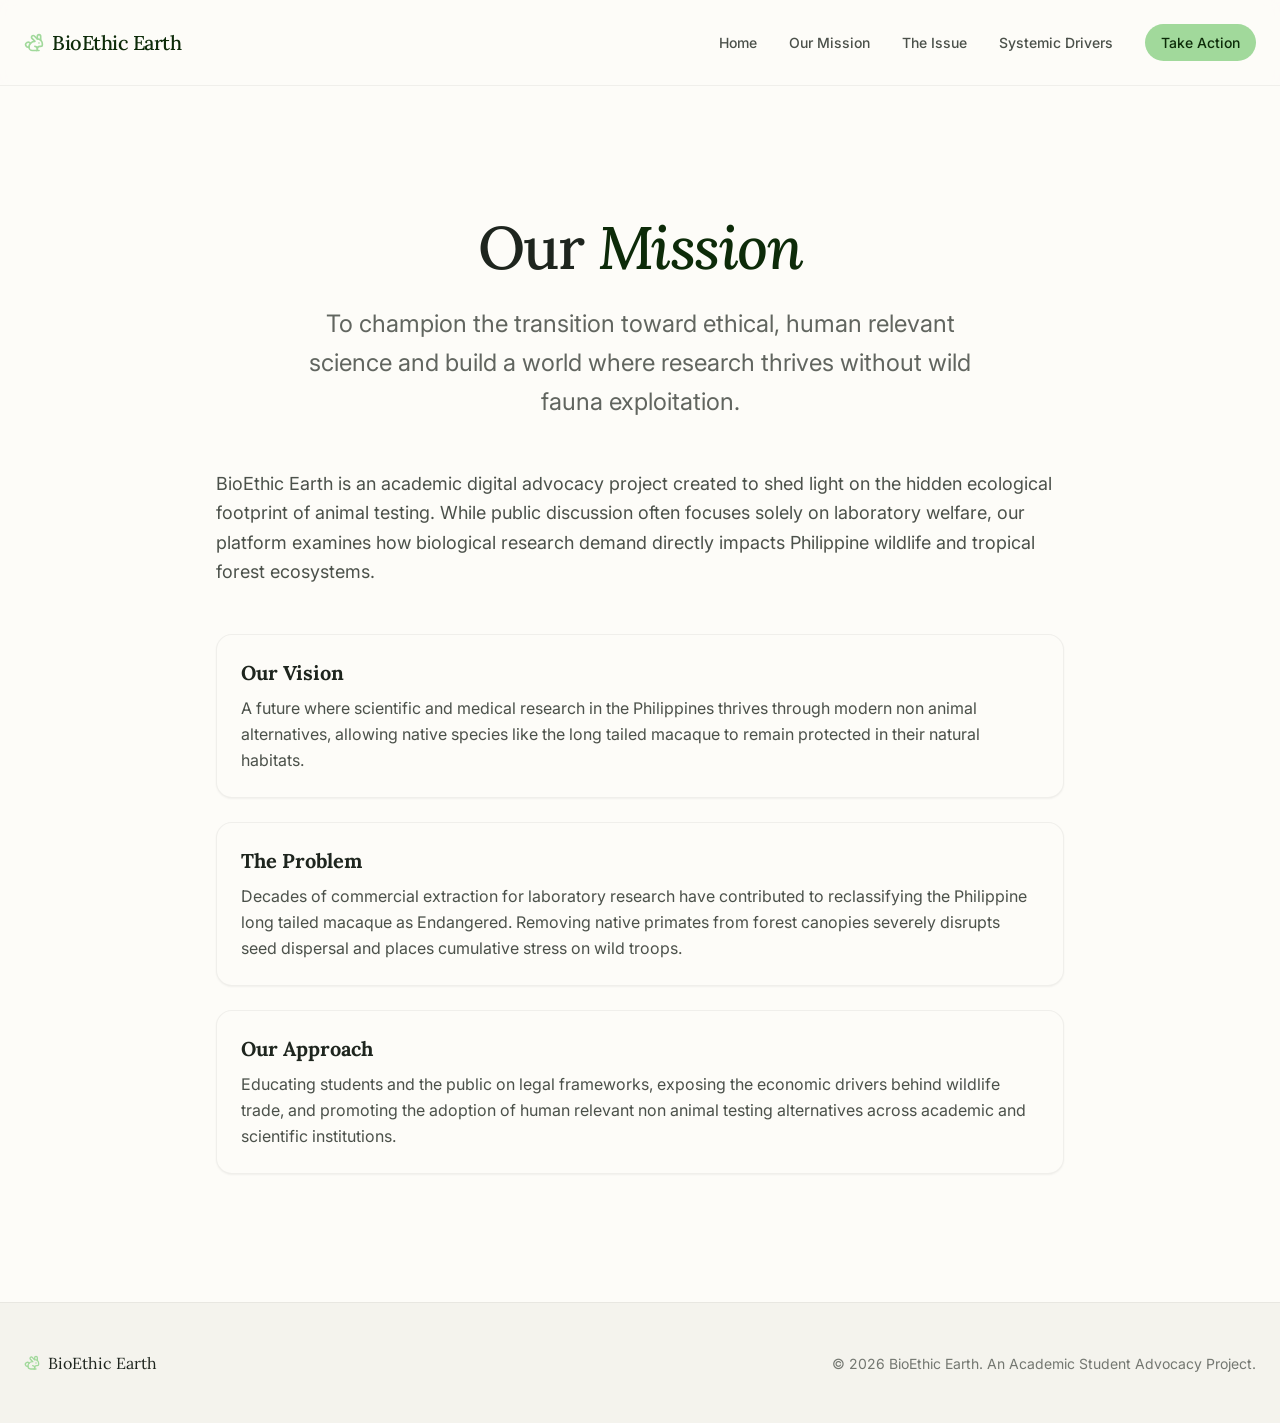
<file: mission.html>
<!doctype html>
<html lang="en">
<head>
  <meta charset="UTF-8" />
  <meta name="viewport" content="width=device-width, initial-scale=1.0" />
  <title>Our Mission – BioEthic Earth</title>
  <meta name="description" content="Our mission: champion ethical, human relevant science and end wild fauna exploitation in research." />
  <link rel="icon" type="image/svg+xml" href="favicon.svg" />
  <link rel="apple-touch-icon" href="icons/logo.png" />
  <link rel="manifest" href="site.webmanifest" />
  <meta name="theme-color" content="#a1d99b" />
  <meta property="og:site_name" content="BioEthic Earth" />
  <meta property="og:title" content="Our Mission – BioEthic Earth" />
  <meta property="og:type" content="website" />
  <meta property="og:image" content="icons/logo.png" />
  <link rel="preconnect" href="https://fonts.googleapis.com" />
  <link rel="stylesheet" href="styles.css" />
</head>
<body>
  <div class="page">

    <header class="site-header">
      <div class="header-row">
        <a href="index.html" class="brand">
          <svg class="icon" viewBox="0 0 24 24" aria-hidden="true"><path d="M13 16a3 3 0 0 1 2.24 5"/><path d="M18 12h.01"/><path d="M18 21h-8a4 4 0 0 1-4-4 7 7 0 0 1 7-7h.2L9.6 6.4a1 1 0 1 1 2.8-2.8L15.8 7h.2c3.3 0 6 2.7 6 6v1a2 2 0 0 1-2 2h-1a3 3 0 0 0-3 3"/><path d="M20 8.54V4a2 2 0 1 0-4 0v3"/><path d="M7.612 12.524a3 3 0 1 0-1.6 4.3"/></svg>
          <span>BioEthic Earth</span>
        </a>

        <nav class="desktop-nav" aria-label="Main">
          <a href="./">Home</a>
          <a href="mission.html">Our Mission</a>
          <a href="./#the-issue">The Issue</a>
          <a href="./#systemic-drivers">Systemic Drivers</a>
          <a href="./#action" class="btn-nav">Take Action</a>
        </nav>

        <button class="menu-toggle" id="menu-toggle" aria-label="Toggle menu" aria-expanded="false" aria-controls="mobile-nav">
          <svg class="icon icon-open" viewBox="0 0 24 24" aria-hidden="true"><line x1="4" x2="20" y1="12" y2="12"/><line x1="4" x2="20" y1="6" y2="6"/><line x1="4" x2="20" y1="18" y2="18"/></svg>
          <svg class="icon icon-close" viewBox="0 0 24 24" aria-hidden="true"><path d="M18 6 6 18"/><path d="m6 6 12 12"/></svg>
        </button>
      </div>

      <nav class="mobile-nav" id="mobile-nav" aria-label="Mobile">
        <a href="./" class="mobile-link">Home</a>
        <a href="mission.html" class="mobile-link">Our Mission</a>
        <a href="./#the-issue" class="mobile-link">The Issue</a>
        <a href="./#systemic-drivers" class="mobile-link">Systemic Drivers</a>
        <div class="mobile-cta"><a href="./#action" class="btn-nav">Take Action</a></div>
      </nav>
    </header>

    <main>

      <div class="mission">
        <div class="mission-inner">
          <header class="mission-head">
            <h1 class="display-title">Our <em>Mission</em></h1>
            <p class="lead">To champion the transition toward ethical, human relevant science and build a world where research thrives without wild fauna exploitation.</p>
          </header>

          <div class="mission-body">
            <p>BioEthic Earth is an academic digital advocacy project created to shed light on the hidden ecological footprint of animal testing. While public discussion often focuses solely on laboratory welfare, our platform examines how biological research demand directly impacts Philippine wildlife and tropical forest ecosystems.</p>

            <div class="mission-cards">
          <div class="mission-card">
            <h3>Our Vision</h3>
            <p>A future where scientific and medical research in the Philippines thrives through modern non animal alternatives, allowing native species like the long tailed macaque to remain protected in their natural habitats.</p>
          </div>
          <div class="mission-card">
            <h3>The Problem</h3>
            <p>Decades of commercial extraction for laboratory research have contributed to reclassifying the Philippine long tailed macaque as Endangered. Removing native primates from forest canopies severely disrupts seed dispersal and places cumulative stress on wild troops.</p>
          </div>
          <div class="mission-card">
            <h3>Our Approach</h3>
            <p>Educating students and the public on legal frameworks, exposing the economic drivers behind wildlife trade, and promoting the adoption of human relevant non animal testing alternatives across academic and scientific institutions.</p>
          </div>
            </div>
          </div>
        </div>
      </div>
    </main>

    <footer class="site-footer">
      <div class="footer-inner">
        <div class="footer-brand">
          <svg class="icon icon-sm" viewBox="0 0 24 24" aria-hidden="true"><path d="M13 16a3 3 0 0 1 2.24 5"/><path d="M18 12h.01"/><path d="M18 21h-8a4 4 0 0 1-4-4 7 7 0 0 1 7-7h.2L9.6 6.4a1 1 0 1 1 2.8-2.8L15.8 7h.2c3.3 0 6 2.7 6 6v1a2 2 0 0 1-2 2h-1a3 3 0 0 0-3 3"/><path d="M20 8.54V4a2 2 0 1 0-4 0v3"/><path d="M7.612 12.524a3 3 0 1 0-1.6 4.3"/></svg>
          <span>BioEthic Earth</span>
        </div>
        <p>&copy; <span id="year">2026</span> BioEthic Earth. An Academic Student Advocacy Project.</p>
      </div>
    </footer>
  </div>

  <script src="script.js"></script>
</body>
</html>
</file>
<file: styles.css>
@import url('https://fonts.googleapis.com/css2?family=Inter:wght@400;500;600&family=Lora:ital,wght@0,400;0,500;0,600;1,400&display=swap');

:root {
  --background: #fdfcf8;
  --foreground: #1e251e;
  --primary: #a1d99b;
  --primary-dark: #8cc486;
  --primary-foreground: #0d2b09;
  --card: #ffffff;
  --muted: #f4f3ed;

  --font-serif: "Lora", Georgia, serif;
  --font-sans: "Inter", system-ui, -apple-system, "Segoe UI", sans-serif;

  --border-soft: rgba(0, 0, 0, 0.05);
  --border-mid: rgba(0, 0, 0, 0.1);
}

*, *::before, *::after { box-sizing: border-box; }

html { scroll-behavior: smooth; }

body {
  margin: 0;
  background-color: var(--background);
  color: var(--foreground);
  font-family: var(--font-sans);
  line-height: 1.5;
  -webkit-font-smoothing: antialiased;
}

h1, h2, h3, h4, h5, h6 {
  font-family: var(--font-serif);
  margin: 0;
}

p { margin: 0; }
a { color: inherit; text-decoration: none; }
img { display: block; max-width: 100%; }

::selection { background: var(--primary); color: var(--primary-foreground); }

section[id] { scroll-margin-top: 5rem; }

.icon {
  width: 1.5rem;
  height: 1.5rem;
  fill: none;
  stroke: currentColor;
  stroke-width: 2;
  stroke-linecap: round;
  stroke-linejoin: round;
  flex-shrink: 0;
}
.icon-sm { width: 1rem; height: 1rem; }
.icon-md { width: 1.25rem; height: 1.25rem; }

.page { min-height: 100vh; display: flex; flex-direction: column; }
main { flex-grow: 1; }

.site-header {
  position: sticky;
  top: 0;
  z-index: 10;
  padding: 1.5rem;
  border-bottom: 1px solid var(--border-soft);
  background: rgba(253, 252, 248, 0.8);
  -webkit-backdrop-filter: blur(8px);
  backdrop-filter: blur(8px);
}

.header-row { display: flex; align-items: center; justify-content: space-between; }

.brand {
  display: flex;
  align-items: center;
  gap: 0.5rem;
  color: var(--primary-foreground);
  font-family: var(--font-serif);
  font-size: 1.25rem;
  font-weight: 500;
  letter-spacing: -0.025em;
}
.brand .icon { color: var(--primary); width: 1.25rem; height: 1.25rem; }

.desktop-nav {
  display: none;
  align-items: center;
  gap: 2rem;
  font-size: 0.875rem;
  font-weight: 500;
  color: rgba(30, 37, 30, 0.8);
}
.desktop-nav a { transition: color 0.15s; }
.desktop-nav a:hover { color: var(--primary-foreground); }

.btn-nav {
  padding: 0.5rem 1rem;
  background: var(--primary);
  color: var(--primary-foreground) !important;
  border-radius: 9999px;
  transition: background-color 0.15s;
}
.desktop-nav a.btn-nav:hover { background: var(--primary-dark); }

.menu-toggle {
  display: inline-flex;
  padding: 0.5rem;
  margin-right: -0.5rem;
  background: none;
  border: 0;
  cursor: pointer;
  color: rgba(30, 37, 30, 0.8);
}
.menu-toggle:hover { color: var(--foreground); }
.menu-toggle .icon { width: 1.5rem; height: 1.5rem; }
.menu-toggle .icon-close { display: none; }
.menu-toggle[aria-expanded="true"] .icon-open { display: none; }
.menu-toggle[aria-expanded="true"] .icon-close { display: block; }

.mobile-nav {
  display: none;
  flex-direction: column;
  gap: 1rem;
  padding-top: 1.5rem;
  padding-bottom: 0.5rem;
  font-size: 1rem;
  font-weight: 500;
  color: rgba(30, 37, 30, 0.8);
}
.mobile-nav.open { display: flex; }
.mobile-nav a.mobile-link {
  padding: 0.5rem;
  border-bottom: 1px solid var(--border-soft);
  transition: color 0.15s;
}
.mobile-nav a.mobile-link:hover { color: var(--primary-foreground); }
.mobile-nav .mobile-cta { padding-top: 0.5rem; }
.mobile-nav .btn-nav { display: inline-block; padding: 0.75rem 1.5rem; }
.mobile-nav .btn-nav:hover { background: var(--primary-dark); }

.site-footer {
  padding: 3rem 1.5rem;
  border-top: 1px solid var(--border-soft);
  text-align: center;
  font-size: 0.875rem;
  color: rgba(30, 37, 30, 0.6);
  background: var(--muted);
}
.footer-inner {
  max-width: 80rem;
  margin: 0 auto;
  display: flex;
  flex-direction: column;
  align-items: center;
  justify-content: space-between;
  gap: 1rem;
}
.footer-brand {
  display: flex;
  align-items: center;
  gap: 0.5rem;
  font-family: var(--font-serif);
  font-size: 1rem;
  color: var(--foreground);
}
.footer-brand .icon { color: var(--primary); width: 1rem; height: 1rem; }

.display-title {
  font-family: var(--font-serif);
  font-size: 2.25rem;
  font-weight: 500;
  line-height: 1.1;
  letter-spacing: -0.025em;
  color: var(--foreground);
}
.display-title em { font-style: italic; color: var(--primary-foreground); }

.section-title {
  font-family: var(--font-serif);
  font-size: 1.875rem;
  line-height: 1.2;
  color: var(--foreground);
}
.lead { font-size: 1.125rem; line-height: 1.6; color: rgba(30, 37, 30, 0.7); }

.hero {
  max-width: 80rem;
  margin: 0 auto;
  padding: 5rem 1.5rem;
  display: grid;
  gap: 3rem;
  align-items: center;
}
.hero-text { display: flex; flex-direction: column; gap: 1.5rem; }
.hero-text .lead { max-width: 28rem; }
.hero-actions { padding-top: 1rem; display: flex; flex-wrap: wrap; gap: 1rem; }

.btn {
  display: inline-flex;
  align-items: center;
  justify-content: center;
  height: 3rem;
  padding: 0 2rem;
  border-radius: 9999px;
  font-weight: 500;
  transition: all 0.2s;
}
.btn:active { transform: scale(0.95); }
.btn-primary { background: var(--primary); color: var(--primary-foreground); }
.btn-primary:hover {
  background: var(--primary-dark);
  transform: translateY(-0.25rem);
  box-shadow: 0 10px 15px -3px rgba(0, 0, 0, 0.1), 0 4px 6px -4px rgba(0, 0, 0, 0.1);
}
.btn-primary:active { transform: scale(0.95); }
.btn-muted { background: var(--muted); color: var(--foreground); }
.btn-muted:hover { background: rgba(0, 0, 0, 0.05); transform: translateY(-0.25rem); }
.btn-muted:active { transform: scale(0.95); }

.hero-figure { margin: 0; display: flex; flex-direction: column; gap: 0.5rem; }
.hero-image-wrap {
  position: relative;
  aspect-ratio: 1 / 1;
  overflow: hidden;
  border-radius: 1rem;
  background: var(--muted);
}
.hero-image-wrap img {
  width: 100%;
  height: 100%;
  object-fit: cover;
  mix-blend-mode: multiply;
  opacity: 0.9;
}
.hero-image-wrap .tint {
  position: absolute;
  inset: 0;
  background: rgba(161, 217, 155, 0.1);
  mix-blend-mode: overlay;
}
.caption {
  font-size: 0.75rem;
  line-height: 1.625;
  color: rgba(30, 37, 30, 0.6);
  text-align: right;
  padding-right: 0.25rem;
}

.section { padding: 6rem 1.5rem; }
.section-muted { background: var(--muted); }
.section-plain { background: var(--background); border-bottom: 1px solid var(--border-soft); }
.container { max-width: 80rem; margin: 0 auto; }

.section-head {
  margin: 0 auto 4rem;
  text-align: center;
  display: flex;
  flex-direction: column;
  gap: 1rem;
}
.section-head.narrow { max-width: 42rem; }
.section-head.wide { max-width: 48rem; gap: 1.5rem; }

.card-grid { display: grid; gap: 2rem; }

.card {
  padding: 2rem;
  border-radius: 1rem;
  border: 1px solid var(--border-soft);
  display: flex;
  flex-direction: column;
  gap: 1rem;
}
.card h3 { font-size: 1.25rem; line-height: 1.4; color: var(--foreground); }
.card p { color: rgba(30, 37, 30, 0.7); line-height: 1.625; }

.card-issue { background: var(--background); }
.card-driver {
  background: var(--muted);
  box-shadow: 0 1px 2px rgba(0, 0, 0, 0.05);
  transition: transform 0.3s;
}
.card-driver:hover { transform: translateY(-0.25rem); }

.icon-badge {
  width: 3rem;
  height: 3rem;
  border-radius: 9999px;
  display: flex;
  align-items: center;
  justify-content: center;
  margin-bottom: 1.5rem;
}
.icon-badge-green { background: rgba(161, 217, 155, 0.2); color: var(--primary-foreground); }
.icon-badge-white {
  background: var(--background);
  color: var(--primary-dark);
  box-shadow: 0 1px 2px rgba(0, 0, 0, 0.05);
}

.flow-figure {
  max-width: 56rem;
  margin: 4rem auto 0;
  padding: 1.5rem;
  background: var(--background);
  border: 1px solid var(--border-soft);
  border-radius: 1rem;
  text-align: center;
  box-shadow: 0 1px 2px rgba(0, 0, 0, 0.05);
}
.flow-steps {
  font-size: 0.875rem;
  font-weight: 600;
  letter-spacing: 0.05em;
  color: rgba(30, 37, 30, 0.8);
  display: flex;
  flex-wrap: wrap;
  align-items: center;
  justify-content: center;
  gap: 0.5rem;
}
.flow-arrow { color: var(--primary-dark); font-weight: 700; margin: 0 0.25rem; }
.flow-figure figcaption {
  margin-top: 1rem;
  padding-top: 1rem;
  border-top: 1px solid var(--border-soft);
  font-size: 0.75rem;
  line-height: 1.625;
  color: rgba(30, 37, 30, 0.6);
}

.cta-section { padding: 6rem 1.5rem; }
.cta-box {
  max-width: 56rem;
  margin: 0 auto;
  background: var(--primary);
  border-radius: 1.5rem;
  padding: 2.5rem;
  text-align: center;
  display: flex;
  flex-direction: column;
  gap: 2rem;
  box-shadow: 0 1px 2px rgba(0, 0, 0, 0.05);
}
.cta-box h2 {
  font-family: var(--font-serif);
  font-size: 1.875rem;
  line-height: 1.2;
  color: var(--primary-foreground);
}
.cta-box p {
  max-width: 42rem;
  margin: 0 auto;
  font-size: 1.125rem;
  line-height: 1.6;
  color: rgba(13, 43, 9, 0.8);
}
.btn-cta {
  align-self: center;
  height: 3.5rem;
  padding: 0 2rem;
  border-radius: 9999px;
  background: var(--background);
  color: var(--primary-foreground);
  font-weight: 600;
  display: inline-flex;
  align-items: center;
  justify-content: center;
  transition: transform 0.15s;
}
.btn-cta:hover { transform: scale(1.05); }
.btn-cta .icon { margin-left: 0.5rem; width: 1.25rem; height: 1.25rem; }

.references { padding: 0 1.5rem 6rem; }
.references-inner {
  max-width: 56rem;
  margin: 0 auto;
  border-top: 1px solid var(--border-mid);
  padding-top: 4rem;
}
.references h3 { font-size: 1.25rem; line-height: 1.4; color: var(--foreground); margin-bottom: 1.5rem; }
.ref-list { display: flex; flex-direction: column; gap: 1rem; font-size: 0.875rem; color: rgba(30, 37, 30, 0.7); }
.ref-list p { padding-left: 2rem; text-indent: -2rem; }
.ref-list a { color: var(--primary-dark); word-break: break-all; }
.ref-list a:hover { text-decoration: underline; }

.mission { max-width: 56rem; margin: 0 auto; padding: 5rem 1.5rem; }
.mission-inner { display: flex; flex-direction: column; gap: 3rem; }
.mission-head { text-align: center; display: flex; flex-direction: column; gap: 1.5rem; }
.mission-head .lead { font-size: 1.25rem; max-width: 42rem; margin: 0 auto; line-height: 1.625; }
.mission-body { color: rgba(30, 37, 30, 0.8); line-height: 1.625; display: flex; flex-direction: column; gap: 2rem; }
.mission-body > p { font-size: 1.125rem; }
.mission-cards { display: flex; flex-direction: column; gap: 1.5rem; padding-top: 1rem; }
.mission-card {
  background: var(--background);
  padding: 1.5rem;
  border-radius: 1rem;
  border: 1px solid var(--border-soft);
  box-shadow: 0 1px 2px rgba(0, 0, 0, 0.05);
}
.mission-card h3 { font-size: 1.25rem; line-height: 1.4; color: var(--foreground); margin-bottom: 0.5rem; }

@media (min-width: 768px) {
  .desktop-nav { display: flex; }
  .menu-toggle, .mobile-nav { display: none !important; }

  .display-title { font-size: 3.75rem; }
  .section-title { font-size: 2.25rem; line-height: 1.11; }
  .lead { font-size: 1.25rem; }

  .hero { padding: 8rem 1.5rem; grid-template-columns: 1fr 1fr; }
  .hero-image-wrap { aspect-ratio: 4 / 5; }

  .card-grid { grid-template-columns: repeat(3, 1fr); }

  .flow-figure { padding: 2rem; }
  .flow-steps { gap: 1rem; }

  .cta-box { padding: 4rem; }
  .cta-box h2 { font-size: 3rem; line-height: 1; }
  .cta-box p { font-size: 1.25rem; }

  .footer-inner { flex-direction: row; }

  .mission { padding: 8rem 1.5rem; }
  .mission-head .lead { font-size: 1.5rem; }
}

.card-content-text {
  font-size: 0.875rem;
  color: rgba(30, 37, 30, 0.7);
  line-height: 1.625;
  display: flex;
  flex-direction: column;
  gap: 0.75rem;
}
.card-content-text strong {
  color: var(--foreground);
}
.sub-list {
  display: flex;
  flex-direction: column;
  gap: 0.25rem;
  margin: 0.25rem 0;
}
#advocacy-action {
  background-color: transparent;
  padding: 4rem 1.5rem;
  max-width: 1100px;
  margin: 0 auto;
  font-family: var(--font-sans, "Inter", sans-serif);
  color: var(--foreground, #1e251e);
}

#advocacy-action .advocacy-header {
  text-align: center;
  max-width: 600px;
  margin: 0 auto 3rem auto;
}

#advocacy-action .advocacy-badge {
  display: inline-block;
  font-size: 0.75rem;
  font-weight: 600;
  text-transform: uppercase;
  letter-spacing: 0.1em;
  color: var(--primary-foreground, #0d2b09);
  background-color: var(--primary, #a1d99b);
  padding: 0.25rem 0.75rem;
  border-radius: 9999px;
  border: 1px solid var(--border-mid);
}

#advocacy-action h2 {
  font-family: var(--font-serif, "Lora", Georgia, serif);
  font-size: 1.875rem;
  font-weight: bold;
  margin-top: 0.75rem;
  color: var(--foreground, #1e251e);
}

#advocacy-action .advocacy-subtitle {
  color: #555c55;
  margin-top: 0.5rem;
  font-size: 0.875rem;
}

#advocacy-action .advocacy-grid {
  display: flex;
  flex-wrap: wrap;
  gap: 1.5rem;
  justify-content: center;
}

#advocacy-action .advocacy-card {
  background-color: var(--card, #ffffff);
  border: 1px solid var(--border-mid, rgba(0, 0, 0, 0.1));
  border-radius: 1rem;
  overflow: hidden;
  width: 320px;
  box-shadow: 0 4px 6px -1px var(--border-soft, rgba(0, 0, 0, 0.05));
  display: flex;
  flex-direction: column;
  justify-content: space-between;
}

#advocacy-action .card-image-wrapper {
  height: 160px;
  position: relative;
  background-color: var(--muted, #f4f3ed);
}

#advocacy-action .card-image-wrapper img {
  width: 100%;
  height: 100%;
  object-fit: cover;
}

#advocacy-action .card-image-tag {
  position: absolute;
  bottom: 0.5rem;
  left: 0.5rem;
  font-size: 9px;
  background: rgba(0, 0, 0, 0.7);
  padding: 2px 6px;
  border-radius: 4px;
  color: #ffffff;
}

#advocacy-action .card-content {
  padding: 1.5rem;
}

#advocacy-action .card-tag {
  color: var(--primary-dark, #8cc486);
  font-weight: bold;
  font-size: 0.75rem;
  text-transform: uppercase;
  letter-spacing: 0.05em;
  margin-bottom: 0.25rem;
}

#advocacy-action .card-content h3 {
  font-family: var(--font-serif, "Lora", Georgia, serif);
  font-weight: bold;
  font-size: 1.125rem;
  color: var(--foreground, #1e251e);
  margin-bottom: 0.5rem;
}

#advocacy-action .card-content p,
#advocacy-action .card-content ul {
  font-size: 0.75rem;
  color: #555c55;
  line-height: 1.5;
}

#advocacy-action .card-content ul {
  padding-left: 1.25rem;
  margin: 0;
}

#advocacy-action .card-link {
  color: var(--primary-dark, #8cc486);
  text-decoration: underline;
  font-weight: 500;
}

#advocacy-action .advocacy-footer {
  margin-top: 3rem;
  padding-top: 1.5rem;
  border-top: 1px solid var(--border-mid, rgba(0, 0, 0, 0.1));
  text-align: center;
  font-size: 0.75rem;
  color: #555c55;
}
</file>
